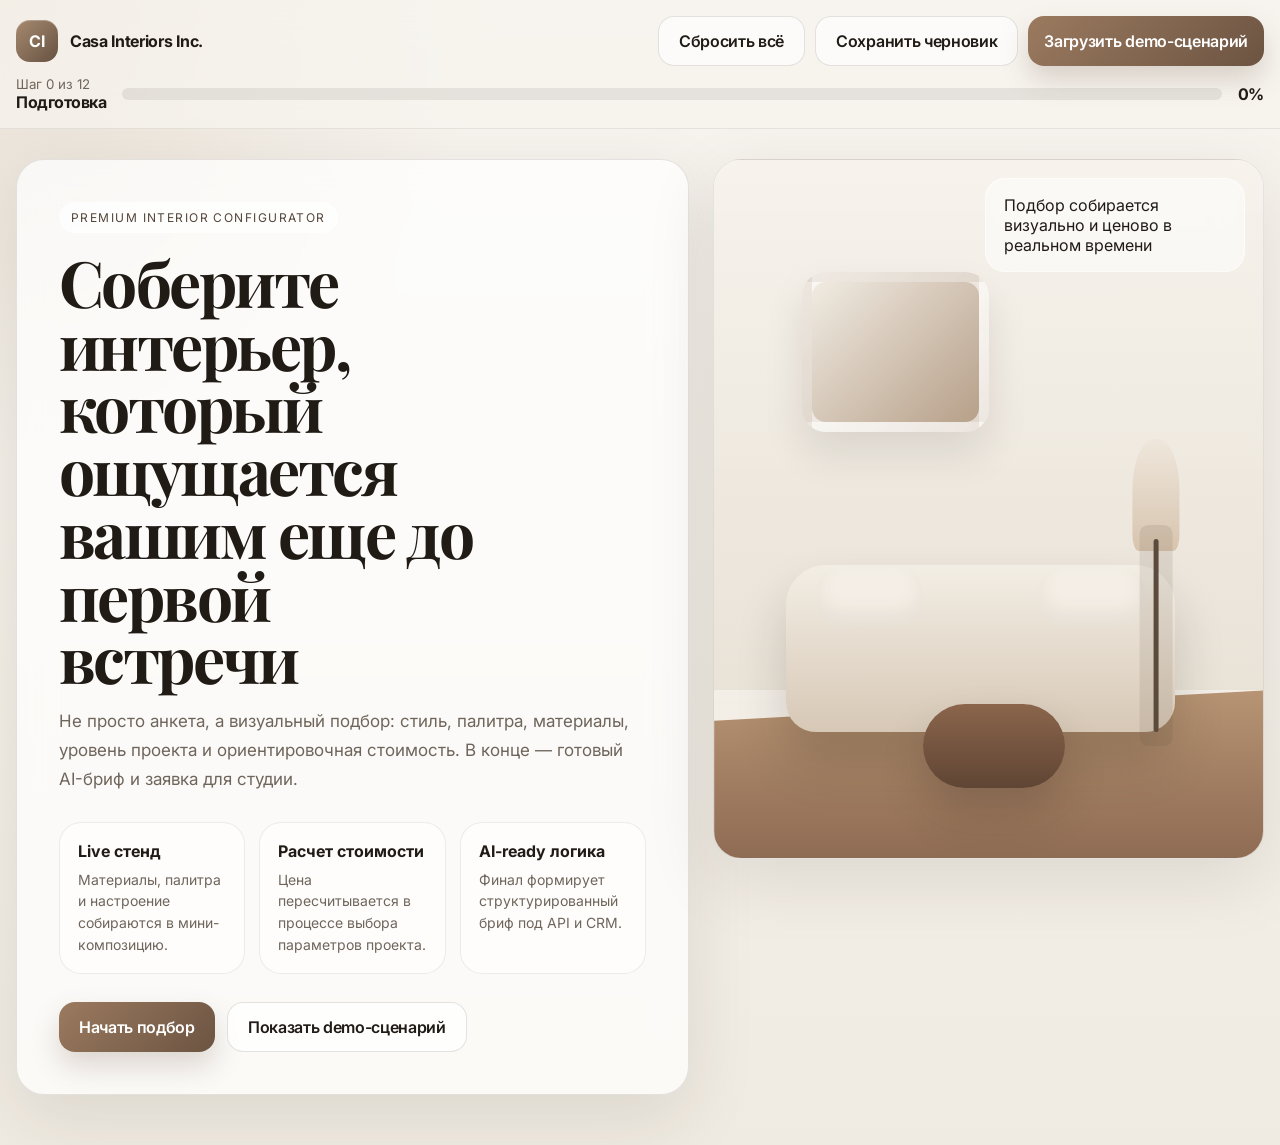
<file: constructor.html>
<!DOCTYPE html>
<html lang="ru">
  <head>
    <meta charset="UTF-8" />
    <meta name="viewport" content="width=device-width, initial-scale=1.0" />
    <title>Casa Interiors Configurator — Визуальный подбор интерьера</title>
    <meta name="description" content="Визуальный конфигуратор интерьера Casa Interiors Inc. с live preview, pricing engine и AI-ready брифом." />
    <link rel="preconnect" href="https://fonts.googleapis.com" />
    <link rel="preconnect" href="https://fonts.gstatic.com" crossorigin />
    <link href="https://fonts.googleapis.com/css2?family=Inter:wght@400;500;600;700;800&family=Playfair+Display:wght@600;700&display=swap" rel="stylesheet" />
    <link rel="stylesheet" href="constructor.css" />
  </head>
  <body>
    <header class="config-header">
      <div class="container header-inner">
        <a href="index.html" class="brand"><span>CI</span> Casa Interiors Inc.</a>
        <div class="header-actions">
          <button id="resetAllBtn" class="ghost-btn">Сбросить всё</button>
          <button id="saveDraftBtn" class="ghost-btn">Сохранить черновик</button>
          <button id="loadDemoBtn" class="primary-btn small">Загрузить demo-сценарий</button>
        </div>
      </div>
      <div class="progress-wrap container">
        <div>
          <small id="stepLabel">Шаг 0 из 12</small>
          <strong id="stepTitle">Подготовка</strong>
        </div>
        <div class="progress-outer"><div id="progressBar" class="progress-bar"></div></div>
        <strong id="progressPercent">0%</strong>
      </div>
    </header>

    <main class="container app-shell">
      <section class="intro-screen" id="introScreen">
        <div class="intro-copy panel">
          <p class="eyebrow">Premium interior configurator</p>
          <h1>Соберите интерьер, который ощущается вашим еще до первой встречи</h1>
          <p class="lead">Не просто анкета, а визуальный подбор: стиль, палитра, материалы, уровень проекта и ориентировочная стоимость. В конце — готовый AI-бриф и заявка для студии.</p>
          <div class="intro-points">
            <article><strong>Live стенд</strong><span>Материалы, палитра и настроение собираются в мини-композицию.</span></article>
            <article><strong>Расчет стоимости</strong><span>Цена пересчитывается в процессе выбора параметров проекта.</span></article>
            <article><strong>AI-ready логика</strong><span>Финал формирует структурированный бриф под API и CRM.</span></article>
          </div>
          <div class="intro-actions">
            <button id="startBtn" class="primary-btn">Начать подбор</button>
            <button id="startDemoBtn" class="ghost-btn">Показать demo-сценарий</button>
          </div>
        </div>
        <div class="intro-visual panel premium-scene">
          <div class="scene-wall"></div>
          <div class="scene-floor"></div>
          <div class="scene-art"></div>
          <div class="scene-sofa"></div>
          <div class="scene-table"></div>
          <div class="scene-lamp"></div>
          <div class="scene-note glass-note">Подбор собирается визуально и ценово в реальном времени</div>
        </div>
      </section>

      <section class="wizard hidden" id="wizardSection">
        <div class="wizard-main panel">
          <div id="stepContainer"></div>
          <div class="wizard-nav">
            <button id="prevBtn" class="ghost-btn">Назад</button>
            <button id="nextBtn" class="primary-btn">Далее</button>
          </div>
        </div>

        <aside class="summary-column">
          <section class="preview-card panel" id="previewCard"></section>
          <section class="price-card panel" id="priceCard"></section>
          <section class="summary-card panel" id="liveSummary"></section>
        </aside>
      </section>

      <section class="result-screen panel hidden" id="resultSection"></section>
    </main>

    <script src="constructor.js"></script>
  </body>
</html>
</file>
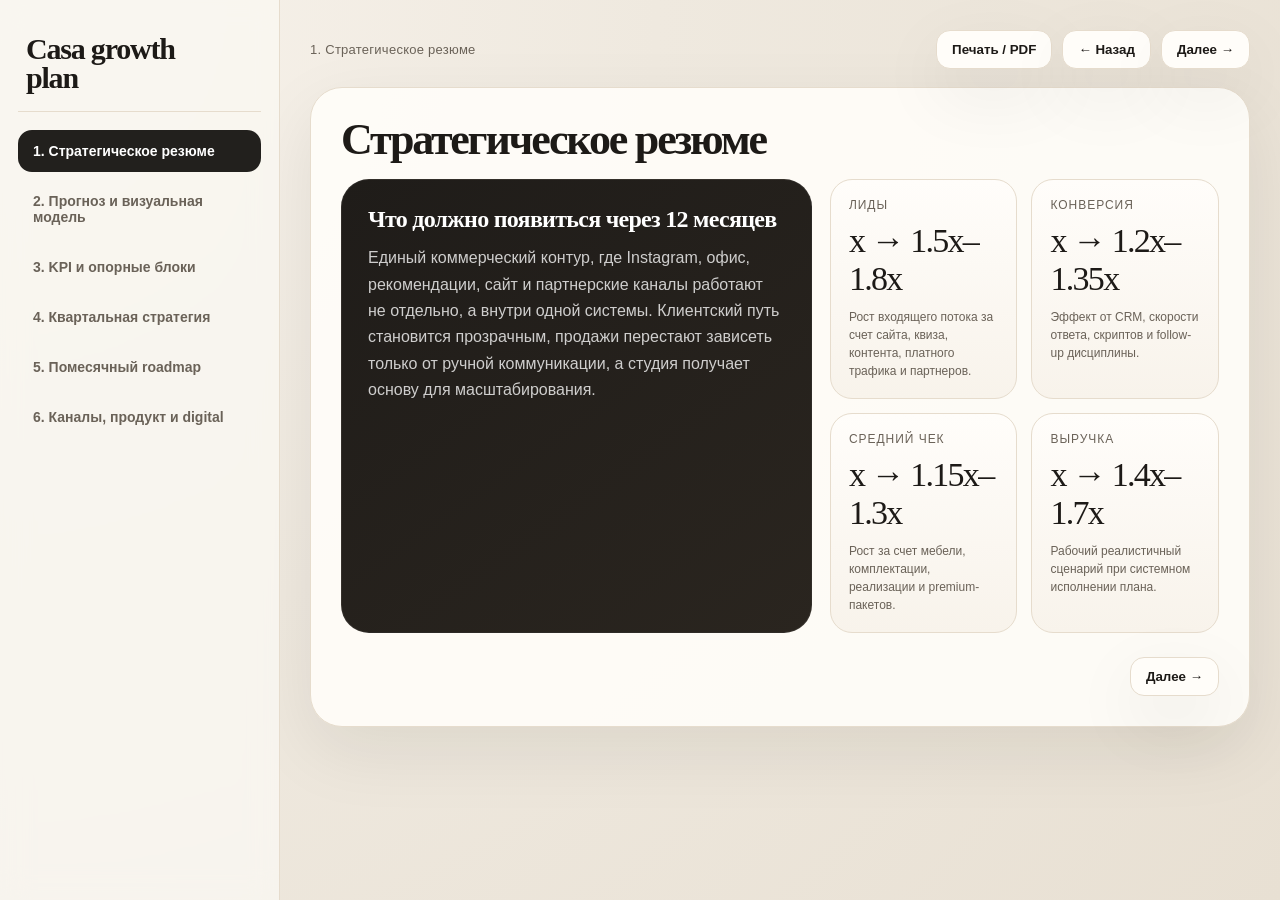
<file: premium.html>
<!DOCTYPE html>
<html lang="ru">
<head>
  <meta charset="UTF-8" />
  <meta name="viewport" content="width=device-width, initial-scale=1.0" />
  <title>Casa Style Growth Plan</title>
  <style>
    :root{
      --bg:#ece6dc;
      --paper:#faf7f1;
      --panel:#fffdf9;
      --line:#e6dccd;
      --text:#1d1a17;
      --muted:#6a6258;
      --accent:#b3916c;
      --accent-soft:#eee3d4;
      --dark:#22201d;
      --shadow:0 24px 70px rgba(28,22,16,.08);
      --radius:26px;
    }
    *{box-sizing:border-box}
    html,body{margin:0;padding:0}
    body{
      font-family: "Aptos","Segoe UI",Arial,sans-serif;
      background:
        radial-gradient(circle at top left,#f8f3ec 0%,#efe9df 42%,#e8e0d3 100%);
      color:var(--text);
    }
    h1,h2,h3,h4{
      font-family: Georgia, "Times New Roman", serif;
      font-weight:700;
    }
    .app{
      display:grid;
      grid-template-columns:280px 1fr;
      min-height:100vh;
    }
    .sidebar{
      position:sticky;
      top:0;
      height:100vh;
      overflow:auto;
      padding:26px 18px;
      background:rgba(250,247,241,.84);
      backdrop-filter:blur(14px);
      border-right:1px solid var(--line);
    }
    .brand{
      padding:8px 8px 18px;
      border-bottom:1px solid var(--line);
      margin-bottom:18px;
    }
    .brand h1{
      margin:0;
      font-size:30px;
      line-height:.98;
      letter-spacing:-.04em;
    }
    .brand p{
      margin:12px 0 0;
      font-size:13px;
      line-height:1.55;
      color:var(--muted);
      max-width:210px;
    }
    .nav{display:flex;flex-direction:column;gap:8px}
    .nav button{
      appearance:none;
      border:1px solid transparent;
      background:transparent;
      color:var(--muted);
      text-align:left;
      padding:12px 14px;
      border-radius:14px;
      cursor:pointer;
      font-size:14px;
      font-weight:600;
      transition:.2s ease;
    }
    .nav button:hover{
      border-color:var(--line);
      background:#f7f1e8;
      color:var(--text);
    }
    .nav button.active{
      background:var(--dark);
      color:#fff;
    }
    .main{
      padding:30px;
    }
    .toolbar{
      display:flex;
      justify-content:space-between;
      align-items:center;
      gap:16px;
      flex-wrap:wrap;
      margin-bottom:18px;
    }
    .crumb{
      color:var(--muted);
      font-size:13px;
      letter-spacing:.02em;
    }
    .actions{
      display:flex;
      gap:10px;
      flex-wrap:wrap;
    }
    .btn{
      appearance:none;
      border:1px solid var(--line);
      background:var(--panel);
      color:var(--text);
      padding:11px 15px;
      border-radius:14px;
      cursor:pointer;
      font-weight:600;
      box-shadow:var(--shadow);
    }
    .page{
      display:none;
      background:rgba(255,253,249,.92);
      border:1px solid var(--line);
      border-radius:32px;
      padding:30px;
      box-shadow:var(--shadow);
    }
    .page.active{display:block}
    h2{
      margin:0 0 10px;
      font-size:44px;
      line-height:.98;
      letter-spacing:-.05em;
    }
    h3{
      margin:26px 0 12px;
      font-size:24px;
      letter-spacing:-.03em;
    }
    h4{
      margin:0 0 8px;
      font-size:18px;
      letter-spacing:-.02em;
    }
    p{
      margin:0 0 12px;
      line-height:1.65;
    }
    .lead{
      color:var(--muted);
      max-width:920px;
      font-size:15px;
    }
    .hero{
      display:grid;
      grid-template-columns:1.15fr .95fr;
      gap:18px;
      margin-top:18px;
    }
    .hero-main{
      background:linear-gradient(145deg,#1f1c19,#2a251f);
      color:#fff;
      border-radius:28px;
      padding:26px;
      border:1px solid rgba(255,255,255,.06);
    }
    .hero-main p{color:rgba(255,255,255,.78)}
    .hero-side{
      display:grid;
      grid-template-columns:repeat(2,1fr);
      gap:14px;
    }
    .stat{
      background:linear-gradient(180deg,#fffdfa 0%,#f8f3eb 100%);
      border:1px solid var(--line);
      border-radius:22px;
      padding:18px;
    }
    .stat .label{
      color:var(--muted);
      font-size:12px;
      text-transform:uppercase;
      letter-spacing:.08em;
    }
    .stat .value{
      margin-top:10px;
      font-size:34px;
      font-family:Georgia, "Times New Roman", serif;
      letter-spacing:-.05em;
    }
    .stat .note{
      margin-top:10px;
      font-size:12px;
      color:var(--muted);
      line-height:1.5;
    }
    .grid-2,.grid-3,.grid-4{
      display:grid;
      gap:16px;
    }
    .grid-2{grid-template-columns:repeat(2,1fr)}
    .grid-3{grid-template-columns:repeat(3,1fr)}
    .grid-4{grid-template-columns:repeat(4,1fr)}
    .card{
      background:linear-gradient(180deg,#fffdf9,#faf6ef);
      border:1px solid var(--line);
      border-radius:24px;
      padding:20px;
    }
    .mini{
      font-size:13px;
      color:var(--muted);
      line-height:1.6;
    }
    .pill{
      display:inline-block;
      padding:6px 10px;
      border-radius:999px;
      background:var(--accent-soft);
      color:var(--text);
      font-size:11px;
      font-weight:700;
      letter-spacing:.04em;
      text-transform:uppercase;
    }
    .table-wrap{
      overflow:auto;
      border:1px solid var(--line);
      border-radius:22px;
      background:#fff;
    }
    table{
      width:100%;
      border-collapse:collapse;
    }
    th,td{
      padding:15px 14px;
      text-align:left;
      vertical-align:top;
      border-bottom:1px solid var(--line);
      font-size:13px;
      line-height:1.55;
    }
    th{
      background:#faf5ed;
      font-size:12px;
      text-transform:uppercase;
      letter-spacing:.05em;
    }
    tr:last-child td{border-bottom:none}
    .timeline{
      display:grid;
      grid-template-columns:repeat(4,1fr);
      gap:14px;
    }
    .quarter{
      background:linear-gradient(180deg,#fffdf9,#faf6ef);
      border:1px solid var(--line);
      border-radius:24px;
      padding:20px;
    }
    .quarter .q{
      font-size:12px;
      color:var(--muted);
      text-transform:uppercase;
      letter-spacing:.08em;
      margin-bottom:10px;
      font-weight:700;
    }
    .month{
      background:linear-gradient(180deg,#fffdf9,#faf7f1);
      border:1px solid var(--line);
      border-radius:24px;
      padding:18px;
      margin-bottom:14px;
    }
    .month-head{
      display:flex;
      justify-content:space-between;
      gap:12px;
      align-items:flex-start;
      flex-wrap:wrap;
      margin-bottom:12px;
    }
    .week-list{
      display:grid;
      grid-template-columns:repeat(2,1fr);
      gap:12px;
    }
    .week{
      border:1px solid var(--line);
      border-radius:18px;
      background:#fbf8f2;
      padding:14px;
      line-height:1.58;
      font-size:14px;
    }
    .week strong{
      display:block;
      margin-bottom:8px;
      font-family:Georgia, "Times New Roman", serif;
      font-size:17px;
    }
    .compare-grid{
      display:grid;
      grid-template-columns:1fr 1fr;
      gap:16px;
      margin-top:18px;
    }
    .compare-box{
      border:1px solid var(--line);
      border-radius:24px;
      padding:20px;
      background:linear-gradient(180deg,#fffdf9,#faf6ef);
    }
    .x-metric{
      display:flex;
      justify-content:space-between;
      align-items:flex-end;
      gap:10px;
      padding:12px 0;
      border-bottom:1px solid var(--line);
    }
    .x-metric:last-child{border-bottom:none}
    .x-metric .name{
      font-size:13px;
      color:var(--muted);
    }
    .x-metric .formula{
      font-family:Georgia, "Times New Roman", serif;
      font-size:22px;
      letter-spacing:-.03em;
    }
    .chart-card{
      margin-top:18px;
      background:linear-gradient(180deg,#fffdf9,#faf6ef);
      border:1px solid var(--line);
      border-radius:26px;
      padding:22px;
    }
    .bars{
      display:flex;
      gap:14px;
      align-items:flex-end;
      height:260px;
      padding-top:12px;
    }
    .group{
      flex:1;
      display:flex;
      flex-direction:column;
      align-items:center;
      gap:10px;
      min-width:0;
    }
    .pair{
      width:100%;
      height:200px;
      display:flex;
      align-items:flex-end;
      justify-content:center;
      gap:10px;
    }
    .bar{
      width:42%;
      border-radius:16px 16px 0 0;
      min-height:12px;
      position:relative;
    }
    .bar.base{
      background:#e5dbcc;
      border:1px solid #d9ccb8;
    }
    .bar.future{
      background:linear-gradient(180deg,#d1b28f,#b3916c);
    }
    .bar span{
      position:absolute;
      top:-28px;
      left:50%;
      transform:translateX(-50%);
      font-size:12px;
      font-weight:700;
      white-space:nowrap;
    }
    .bar-label{
      font-size:12px;
      color:var(--muted);
      text-align:center;
      line-height:1.45;
    }
    .legend{
      display:flex;
      gap:18px;
      font-size:12px;
      color:var(--muted);
      margin-top:10px;
    }
    .legend .item::before{
      content:"";
      display:inline-block;
      width:10px;
      height:10px;
      border-radius:3px;
      margin-right:8px;
      vertical-align:middle;
    }
    .legend .base::before{
      background:#e5dbcc;
      border:1px solid #d9ccb8;
    }
    .legend .future::before{
      background:#b3916c;
    }
    .footer-nav{
      display:flex;
      justify-content:space-between;
      gap:12px;
      margin-top:24px;
    }
    .small{
      font-size:12px;
      color:var(--muted);
    }
    @media (max-width:1150px){
      .app{grid-template-columns:1fr}
      .sidebar{
        position:relative;
        height:auto;
        border-right:none;
        border-bottom:1px solid var(--line);
      }
      .main{padding:18px}
      .page{padding:20px}
      .hero,.grid-2,.grid-3,.grid-4,.timeline,.week-list,.compare-grid{
        grid-template-columns:1fr;
      }
      h2{font-size:34px}
    }
    @media print{
      .sidebar,.toolbar,.footer-nav{display:none !important}
      .app{display:block}
      body{background:#fff}
      .main{padding:0}
      .page{
        display:block !important;
        border:none;
        box-shadow:none;
        padding:0;
        margin:0 0 24px;
        background:#fff;
      }
    }
  </style>
</head>
<body>
  <div class="app">
    <aside class="sidebar">
      <div class="brand">
        <h1>Casa growth<br>plan</h1>
      </div>
      <div class="nav" id="nav"></div>
    </aside>

    <main class="main">
      <div class="toolbar">
        <div class="crumb" id="crumb">Раздел 1</div>
        <div class="actions">
          <button class="btn" onclick="window.print()">Печать / PDF</button>
          <button class="btn" id="prevTop">← Назад</button>
          <button class="btn" id="nextTop">Далее →</button>
        </div>
      </div>

      <section class="page active" data-title="1. Стратегическое резюме">
        <h2>Стратегическое резюме</h2>
        

        <div class="hero">
          <div class="hero-main">
            <h3 style="margin-top:0;color:#fff">Что должно появиться через 12 месяцев</h3>
            <p>Единый коммерческий контур, где Instagram, офис, рекомендации, сайт и партнерские каналы работают не отдельно, а внутри одной системы. Клиентский путь становится прозрачным, продажи перестают зависеть только от ручной коммуникации, а студия получает основу для масштабирования.</p>
          </div>
          <div class="hero-side">
            <div class="stat">
              <div class="label">Лиды</div>
              <div class="value">x → 1.5x–1.8x</div>
              <div class="note">Рост входящего потока за счет сайта, квиза, контента, платного трафика и партнеров.</div>
            </div>
            <div class="stat">
              <div class="label">Конверсия</div>
              <div class="value">x → 1.2x–1.35x</div>
              <div class="note">Эффект от CRM, скорости ответа, скриптов и follow-up дисциплины.</div>
            </div>
            <div class="stat">
              <div class="label">Средний чек</div>
              <div class="value">x → 1.15x–1.3x</div>
              <div class="note">Рост за счет мебели, комплектации, реализации и premium-пакетов.</div>
            </div>
            <div class="stat">
              <div class="label">Выручка</div>
              <div class="value">x → 1.4x–1.7x</div>
              <div class="note">Рабочий реалистичный сценарий при системном исполнении плана.</div>
            </div>
          </div>
        </div>

        <div class="footer-nav">
          <span class="small"></span>
          <button class="btn nextBtn">Далее →</button>
        </div>
      </section>

      <section class="page" data-title="2. Прогноз и визуальная модель">
        <h2>Прогноз и визуальная модель</h2>
        

        <div class="compare-grid">
          <div class="compare-box">
            <h3 style="margin-top:0">Рабочий сценарий</h3>
            <div class="x-metric">
              <div class="name">Лиды</div>
              <div class="formula">x × 1.5–1.8</div>
            </div>
            <div class="x-metric">
              <div class="name">Конверсия в договор</div>
              <div class="formula">x × 1.2–1.35</div>
            </div>
            <div class="x-metric">
              <div class="name">Средний чек</div>
              <div class="formula">x × 1.15–1.3</div>
            </div>
            <div class="x-metric">
              <div class="name">Итоговая выручка</div>
              <div class="formula">x × 1.4–1.7</div>
            </div>
          </div>

          <div class="compare-box">
            <h3 style="margin-top:0">Источники эффекта</h3>
            <div class="x-metric">
              <div class="name">Новый входящий поток</div>
              <div class="formula">site + quiz + paid + partners</div>
            </div>
            <div class="x-metric">
              <div class="name">Выше конверсия</div>
              <div class="formula">CRM + SLA + scripts + follow-up</div>
            </div>
            <div class="x-metric">
              <div class="name">Больше чек</div>
              <div class="formula">furniture + turnkey + premium</div>
            </div>
            <div class="x-metric">
              <div class="name">Новый premium-слой</div>
              <div class="formula">smart home pilot</div>
            </div>
          </div>
        </div>

        <div class="chart-card">
          <h3 style="margin-top:0">Сравнение модели роста</h3>
          <div class="bars" id="bars"></div>
          <div class="legend">
            <span class="item base">Текущая база</span>
            <span class="item future">Целевой уровень</span>
          </div>
        </div>

        <div class="footer-nav">
          <button class="btn prevBtn">← Назад</button>
          <button class="btn nextBtn">Далее →</button>
        </div>
      </section>

      <section class="page" data-title="3. KPI и опорные блоки">
        <h2>KPI и опорные блоки</h2>
        <p class="lead">Управление строится на трех блоках: поток, конверсия, экономика сделки. Контроль идет по неделе, месяцу и кварталу.</p>

        <div class="table-wrap">
          <table>
            <thead>
              <tr>
                <th>Блок</th>
                <th>Ключевые метрики</th>
                <th>Зачем это нужно</th>
                <th>Частота контроля</th>
              </tr>
            </thead>
            <tbody>
              <tr>
                <td>Поток</td>
                <td>Количество лидов, источники, доля каналов, стоимость входящего обращения</td>
                <td>Понимать, где появляется рост и какие каналы масштабировать</td>
                <td>Неделя / месяц</td>
              </tr>
              <tr>
                <td>Конверсия</td>
                <td>Скорость ответа, лид → консультация, консультация → КП, КП → договор</td>
                <td>Убирать потери на каждом этапе сделки</td>
                <td>Ежедневно / неделя</td>
              </tr>
              <tr>
                <td>Чек</td>
                <td>Средний чек, доля upsell, мебель, комплектация, реализация, premium-пакеты</td>
                <td>Растить выручку без зависимости только от количества лидов</td>
                <td>Месяц / квартал</td>
              </tr>
            </tbody>
          </table>
        </div>

        <div class="grid-3" style="margin-top:18px">
          <div class="card">
            <h4>Поток</h4>
            <p class="mini">Instagram, сайт, квиз, рекомендации, партнеры и рекламные тесты должны работать как единая система.</p>
          </div>
          <div class="card">
            <h4>Конверсия</h4>
            <p class="mini">Нужны строгая CRM-дисциплина, понятная воронка, скорость реакции и повторные касания.</p>
          </div>
          <div class="card">
            <h4>Чек</h4>
            <p class="mini">Растет за счет пакетной продажи, мебели, комплектации, реализации и premium-решений.</p>
          </div>
        </div>

        <div class="footer-nav">
          <button class="btn prevBtn">← Назад</button>
          <button class="btn nextBtn">Далее →</button>
        </div>
      </section>

      <section class="page" data-title="4. Квартальная стратегия">
        <h2>Квартальная стратегия</h2>
        <p class="lead">Последовательность важнее скорости. Сначала фундамент, затем рост потока, затем рост экономики сделки, затем закрепление и premium-экспансия.</p>

        <div class="timeline">
          <div class="quarter">
            <div class="q">Q1</div>
            <h4>Фундамент</h4>
            <p class="mini">Аудит, CRM, воронка, базовая аналитика, упаковка услуг.</p>
          </div>
          <div class="quarter">
            <div class="q">Q2</div>
            <h4>Поток</h4>
            <p class="mini">Сайт, квиз, кейсы, трафик, улучшение первичной обработки.</p>
          </div>
          <div class="quarter">
            <div class="q">Q3</div>
            <h4>Чек</h4>
            <p class="mini">Пакеты, мебель, комплектация, партнерская сеть, конструктор MVP.</p>
          </div>
          <div class="quarter">
            <div class="q">Q4</div>
            <h4>Закрепление</h4>
            <p class="mini">SOP, автоматизация, smart home pilot, итоговый аудит.</p>
          </div>
        </div>

        <div class="table-wrap" style="margin-top:18px">
          <table>
            <thead>
              <tr>
                <th>Квартал</th>
                <th>Фокус</th>
                <th>Что должно быть на выходе</th>
              </tr>
            </thead>
            <tbody>
              <tr>
                <td>Q1</td>
                <td>Управляемость</td>
                <td>Все лиды учитываются, этапы сделки прозрачны, есть базовая отчетность.</td>
              </tr>
              <tr>
                <td>Q2</td>
                <td>Новый спрос</td>
                <td>Запущены цифровые точки входа и понятна сравнительная эффективность каналов.</td>
              </tr>
              <tr>
                <td>Q3</td>
                <td>Экономика сделки</td>
                <td>Растет средний чек и доля комплексных продаж внутри текущего потока.</td>
              </tr>
              <tr>
                <td>Q4</td>
                <td>Масштаб</td>
                <td>Система менее зависима от ручного управления и готова к следующему циклу роста.</td>
              </tr>
            </tbody>
          </table>
        </div>

        <div class="footer-nav">
          <button class="btn prevBtn">← Назад</button>
          <button class="btn nextBtn">Далее →</button>
        </div>
      </section>

      <section class="page" data-title="5. Помесячный roadmap">
        <h2>Помесячный roadmap</h2>
        

        <div class="month">
          <div class="month-head">
            <h3 style="margin:0">Месяц 1. Аудит</h3>
            <span class="pill">Диагностика</span>
          </div>
          <div class="week-list">
            <div class="week"><strong>Неделя 1</strong>Карта клиентского пути и источников лидов.</div>
            <div class="week"><strong>Неделя 2</strong>Аудит Instagram, офиса, сайта и коммерческих материалов.</div>
            <div class="week"><strong>Неделя 3</strong>Сбор данных по заявкам, встречам, договорам и отказам.</div>
            <div class="week"><strong>Неделя 4</strong>Список точек потерь и быстрых исправлений.</div>
          </div>
        </div>

        <div class="month">
          <div class="month-head">
            <h3 style="margin:0">Месяц 2. CRM</h3>
            <span class="pill">Коммерческий контур</span>
          </div>
          <div class="week-list">
            <div class="week"><strong>Неделя 1</strong>Поля CRM и единая карточка лида.</div>
            <div class="week"><strong>Неделя 2</strong>Воронка сделки и обязательные статусы.</div>
            <div class="week"><strong>Неделя 3</strong>Скрипты первого касания и follow-up.</div>
            <div class="week"><strong>Неделя 4</strong>Первый отчет и запуск дисциплины.</div>
          </div>
        </div>

        <div class="month">
          <div class="month-head">
            <h3 style="margin:0">Месяц 3. Упаковка</h3>
            <span class="pill">Оффер и сайт</span>
          </div>
          <div class="week-list">
            <div class="week"><strong>Неделя 1</strong>Продуктовая матрица.</div>
            <div class="week"><strong>Неделя 2</strong>Офферы по сегментам и пакетам.</div>
            <div class="week"><strong>Неделя 3</strong>Структура сайта и digital-пути клиента.</div>
            <div class="week"><strong>Неделя 4</strong>ТЗ на сайт, квиз и аналитику.</div>
          </div>
        </div>

        <div class="month">
          <div class="month-head">
            <h3 style="margin:0">Месяц 4. Контент</h3>
            <span class="pill">Кейсы</span>
          </div>
          <div class="week-list">
            <div class="week"><strong>Неделя 1</strong>Упаковка лучших кейсов.</div>
            <div class="week"><strong>Неделя 2</strong>Контентные рубрики и визуальный сценарий.</div>
            <div class="week"><strong>Неделя 3</strong>Лид-магниты и экспертные материалы.</div>
            <div class="week"><strong>Неделя 4</strong>Контент-воронка с переходом в заявку.</div>
          </div>
        </div>

        <div class="month">
          <div class="month-head">
            <h3 style="margin:0">Месяц 5. Трафик</h3>
            <span class="pill">Тестирование каналов</span>
          </div>
          <div class="week-list">
            <div class="week"><strong>Неделя 1</strong>Лид-формы, трафик на сайт и квиз.</div>
            <div class="week"><strong>Неделя 2</strong>Тест офферов по сегментам.</div>
            <div class="week"><strong>Неделя 3</strong>A/B тест креативов и страниц.</div>
            <div class="week"><strong>Неделя 4</strong>Перераспределение бюджета в сильные связки.</div>
          </div>
        </div>

        <div class="month">
          <div class="month-head">
            <h3 style="margin:0">Месяц 6. Конверсия</h3>
            <span class="pill">Sales discipline</span>
          </div>
          <div class="week-list">
            <div class="week"><strong>Неделя 1</strong>Разбор переписок, звонков и встреч.</div>
            <div class="week"><strong>Неделя 2</strong>Daily и weekly отчетность.</div>
            <div class="week"><strong>Неделя 3</strong>Обучение ценностной продаже.</div>
            <div class="week"><strong>Неделя 4</strong>Запуск регулярного review.</div>
          </div>
        </div>

        <div class="month">
          <div class="month-head">
            <h3 style="margin:0">Месяц 7. Средний чек</h3>
            <span class="pill">Package logic</span>
          </div>
          <div class="week-list">
            <div class="week"><strong>Неделя 1</strong>Пакеты Light, Business, Premium.</div>
            <div class="week"><strong>Неделя 2</strong>Встройка мебели и комплектации.</div>
            <div class="week"><strong>Неделя 3</strong>Комплексные предложения.</div>
            <div class="week"><strong>Неделя 4</strong>Обновление коммерческих материалов.</div>
          </div>
        </div>

        <div class="month">
          <div class="month-head">
            <h3 style="margin:0">Месяц 8. Партнеры</h3>
            <span class="pill">Referral system</span>
          </div>
          <div class="week-list">
            <div class="week"><strong>Неделя 1</strong>Карта партнеров и приоритетов.</div>
            <div class="week"><strong>Неделя 2</strong>Партнерское предложение.</div>
            <div class="week"><strong>Неделя 3</strong>Запуск первых связок.</div>
            <div class="week"><strong>Неделя 4</strong>Оценка качества партнерских лидов.</div>
          </div>
        </div>

        <div class="month">
          <div class="month-head">
            <h3 style="margin:0">Месяц 9. Конструктор</h3>
            <span class="pill">MVP digital</span>
          </div>
          <div class="week-list">
            <div class="week"><strong>Неделя 1</strong>UX-сценарий и параметры выбора.</div>
            <div class="week"><strong>Неделя 2</strong>Логика рекомендаций и стили.</div>
            <div class="week"><strong>Неделя 3</strong>Интеграция с CRM.</div>
            <div class="week"><strong>Неделя 4</strong>Тестирование и доработка.</div>
          </div>
        </div>

        <div class="month">
          <div class="month-head">
            <h3 style="margin:0">Месяц 10. Smart home</h3>
            <span class="pill">Premium pilot</span>
          </div>
          <div class="week-list">
            <div class="week"><strong>Неделя 1</strong>Партнер-интегратор.</div>
            <div class="week"><strong>Неделя 2</strong>Упаковка smart-пакетов.</div>
            <div class="week"><strong>Неделя 3</strong>Встройка в оффер студии.</div>
            <div class="week"><strong>Неделя 4</strong>Первые пилотные проекты.</div>
          </div>
        </div>

        <div class="month">
          <div class="month-head">
            <h3 style="margin:0">Месяц 11. Автоматизация</h3>
            <span class="pill">SOP</span>
          </div>
          <div class="week-list">
            <div class="week"><strong>Неделя 1</strong>Уведомления, автоответы, задачи.</div>
            <div class="week"><strong>Неделя 2</strong>Шаблоны брифа, КП и договора.</div>
            <div class="week"><strong>Неделя 3</strong>SOP по сделке и передаче проекта.</div>
            <div class="week"><strong>Неделя 4</strong>База знаний и контроль исполнения.</div>
          </div>
        </div>

        <div class="month">
          <div class="month-head">
            <h3 style="margin:0">Месяц 12. Итог</h3>
            <span class="pill">Audit</span>
          </div>
          <div class="week-list">
            <div class="week"><strong>Неделя 1</strong>Сравнение годовых показателей.</div>
            <div class="week"><strong>Неделя 2</strong>Что усиливать, что убирать.</div>
            <div class="week"><strong>Неделя 3</strong>План следующего цикла роста.</div>
            <div class="week"><strong>Неделя 4</strong>Финальная презентация собственнику.</div>
          </div>
        </div>

        <div class="footer-nav">
          <button class="btn prevBtn">← Назад</button>
          <button class="btn nextBtn">Далее →</button>
        </div>
      </section>

      <section class="page" data-title="6. Каналы, продукт и digital">
        <h2>Каналы, продукт и digital</h2>
        <p class="lead">Вся система роста должна собираться вокруг трех вещей: каналы входа, логика продажи и новая digital-инфраструктура.</p>

        <div class="grid-3">
          <div class="card">
            <h4>Каналы</h4>
            <p class="mini">Instagram, рекомендации, офис, сайт, квиз, партнеры и тестируемый paid social. Ни один канал не должен существовать отдельно от CRM.</p>
          </div>
          <div class="card">
            <h4>Продукт</h4>
            <p class="mini">Пакеты услуг, мебель, комплектация, реализация и premium-уровень через smart home. Это база для роста среднего чека.</p>
          </div>
          <div class="card">
            <h4>Digital</h4>
            <p class="mini">Сайт, квиз, конструктор, аналитический дашборд, автоматизации и единая воронка.</p>
          </div>
        </div>

        <div class="table-wrap" style="margin-top:18px">
          <table>
            <thead>
              <tr>
                <th>Блок</th>
                <th>Что внедряется</th>
                <th>Ожидаемый эффект</th>
              </tr>
            </thead>
            <tbody>
              <tr>
                <td>Сайт + квиз</td>
                <td>Цифровая точка входа и первичная квалификация</td>
                <td>Более структурированный и теплый лид</td>
              </tr>
              <tr>
                <td>CRM + дашборд</td>
                <td>Сделка и аналитика внутри одной системы</td>
                <td>Прозрачный контроль и меньше потерь</td>
              </tr>
              <tr>
                <td>Конструктор</td>
                <td>MVP инструмента подбора стиля, бюджета и пакета</td>
                <td>Современный пользовательский опыт и рост конверсии</td>
              </tr>
              <tr>
                <td>Мебельный цех</td>
                <td>Встройка в основное коммерческое предложение</td>
                <td>Рост среднего чека и маржи</td>
              </tr>
              <tr>
                <td>Smart home</td>
                <td>Пилотный premium-слой через партнера</td>
                <td>Новый дорогой сегмент внутри текущего бизнеса</td>
              </tr>
            </tbody>
          </table>
        </div>

        <div class="footer-nav">
          <button class="btn prevBtn">← Назад</button>
          <span class="small">Конец документа</span>
        </div>
      </section>
    </main>
  </div>

  <script>
    const pages = Array.from(document.querySelectorAll('.page'));
    const nav = document.getElementById('nav');
    const crumb = document.getElementById('crumb');
    const prevTop = document.getElementById('prevTop');
    const nextTop = document.getElementById('nextTop');
    let current = 0;

    pages.forEach((page, idx) => {
      const btn = document.createElement('button');
      btn.textContent = page.dataset.title;
      btn.addEventListener('click', () => goTo(idx));
      nav.appendChild(btn);
    });

    function refresh(){
      pages.forEach((p,i)=>p.classList.toggle('active', i===current));
      Array.from(nav.children).forEach((b,i)=>b.classList.toggle('active', i===current));
      crumb.textContent = pages[current].dataset.title;
      prevTop.disabled = current===0;
      nextTop.disabled = current===pages.length-1;
      document.querySelectorAll('.prevBtn').forEach(btn => btn.onclick = ()=>goTo(Math.max(0,current-1)));
      document.querySelectorAll('.nextBtn').forEach(btn => btn.onclick = ()=>goTo(Math.min(pages.length-1,current+1)));
      window.scrollTo({top:0,behavior:'smooth'});
    }
    function goTo(index){ current=index; refresh(); }
    prevTop.addEventListener('click', ()=>goTo(Math.max(0,current-1)));
    nextTop.addEventListener('click', ()=>goTo(Math.min(pages.length-1,current+1)));

    const data = [
      {label:'Лиды', base:1.0, future:1.65, baseText:'x', futureText:'1.65x'},
      {label:'Конверсия', base:1.0, future:1.28, baseText:'x', futureText:'1.28x'},
      {label:'Средний чек', base:1.0, future:1.22, baseText:'x', futureText:'1.22x'},
      {label:'Выручка', base:1.0, future:1.55, baseText:'x', futureText:'1.55x'}
    ];
    const max = Math.max(...data.map(d=>d.future));
    const bars = document.getElementById('bars');
    bars.innerHTML = data.map(d => `
      <div class="group">
        <div class="pair">
          <div class="bar base" style="height:${(d.base/max)*100}%"><span>${d.baseText}</span></div>
          <div class="bar future" style="height:${(d.future/max)*100}%"><span>${d.futureText}</span></div>
        </div>
        <div class="bar-label">${d.label}</div>
      </div>
    `).join('');

    refresh();
  </script>
</body>
</html>
</file>
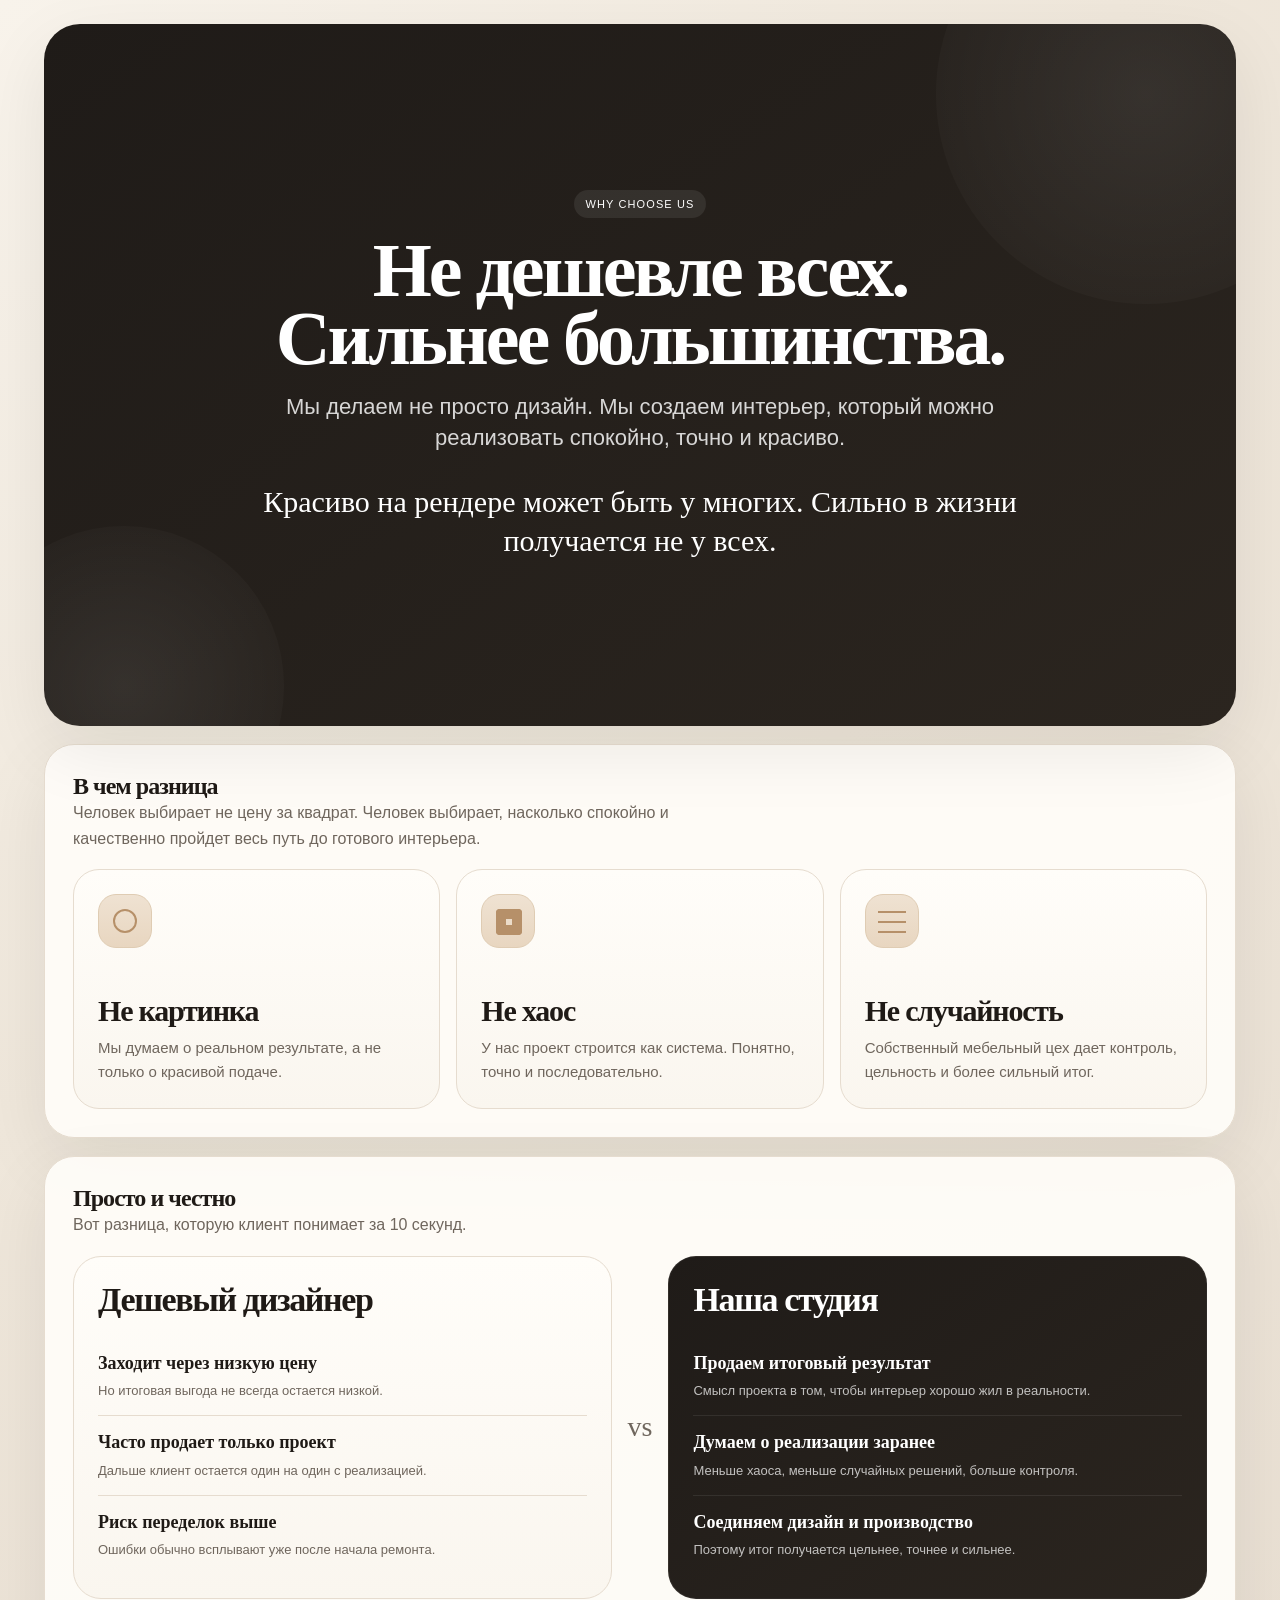
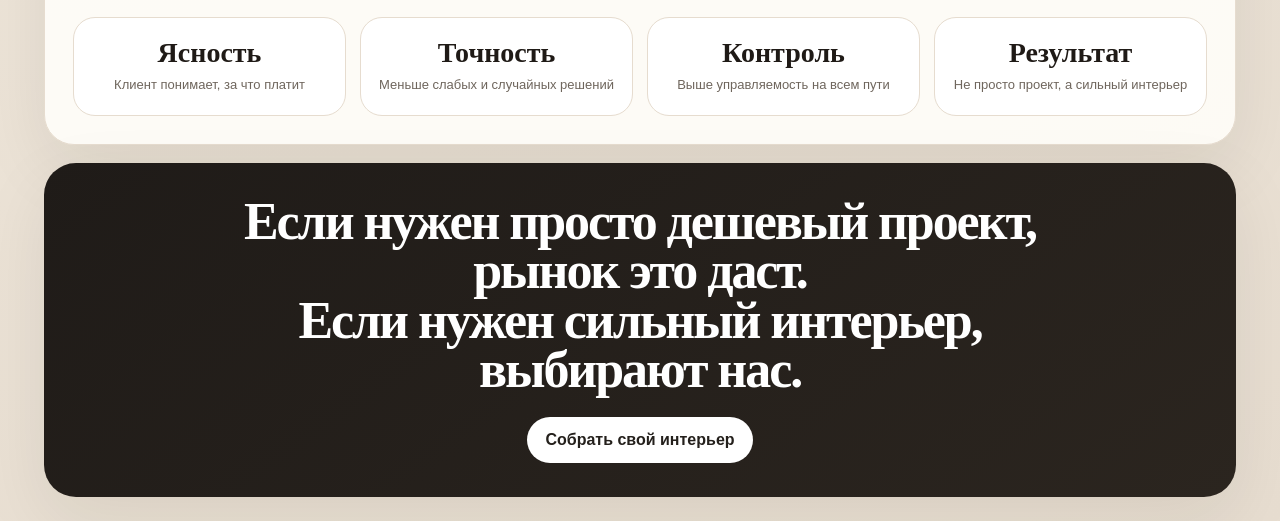
<file: why.html>
<!DOCTYPE html>
<html lang="ru">
<head>
  <meta charset="UTF-8" />
  <meta name="viewport" content="width=device-width, initial-scale=1.0" />
  <title>Почему выбирают нас</title>
  <style>
    :root{
      --bg:#efe7db;
      --panel:#fffdf9;
      --line:#e6dccf;
      --text:#1f1a16;
      --muted:#6f665d;
      --accent:#b69069;
      --accent-soft:#efe2d2;
      --dark:#24201c;
      --shadow:0 24px 70px rgba(30,23,17,.08);
    }
    *{box-sizing:border-box}
    html,body{margin:0;padding:0}
    body{
      font-family:"Aptos","Segoe UI",Arial,sans-serif;
      color:var(--text);
      background:radial-gradient(circle at top left,#f8f3eb 0%,#efe7db 45%,#e7ddd0 100%);
    }
    h1,h2,h3{
      font-family:Georgia,"Times New Roman",serif;
      margin:0;
      letter-spacing:-.04em;
      font-weight:700;
    }
    .wrap{max-width:1240px;margin:0 auto;padding:24px}
    .hero{
      min-height:78vh;
      display:grid;
      place-items:center;
      text-align:center;
      padding:40px 24px;
      background:linear-gradient(145deg,#1f1b18,#2b251f);
      color:#fff;
      border-radius:36px;
      box-shadow:var(--shadow);
      position:relative;
      overflow:hidden;
    }
    .hero:before,.hero:after{
      content:"";
      position:absolute;
      border-radius:50%;
      background:radial-gradient(circle,rgba(255,255,255,.08),rgba(255,255,255,0));
    }
    .hero:before{width:420px;height:420px;top:-140px;right:-120px}
    .hero:after{width:320px;height:320px;bottom:-120px;left:-80px}
    .eyebrow{
      display:inline-block;
      padding:8px 12px;
      border-radius:999px;
      background:rgba(255,255,255,.08);
      font-size:11px;
      text-transform:uppercase;
      letter-spacing:.1em;
      margin-bottom:18px;
    }
    .hero h1{
      font-size:76px;
      line-height:.9;
      max-width:900px;
    }
    .hero p{
      margin:18px auto 0;
      max-width:720px;
      font-size:22px;
      line-height:1.45;
      color:rgba(255,255,255,.82);
    }
    .statement{
      margin:28px auto 0;
      max-width:780px;
      font-family:Georgia,"Times New Roman",serif;
      font-size:30px;
      line-height:1.3;
    }
    .section{
      margin-top:18px;
      background:rgba(255,253,249,.92);
      border:1px solid var(--line);
      border-radius:30px;
      box-shadow:var(--shadow);
      padding:28px;
    }
    .section-head{
      display:flex;
      justify-content:space-between;
      gap:16px;
      align-items:end;
      flex-wrap:wrap;
      margin-bottom:18px;
    }
    .section-head p{
      margin:0;
      color:var(--muted);
      max-width:680px;
      line-height:1.6;
    }
    .grid-3,.grid-2{
      display:grid;
      gap:16px;
    }
    .grid-3{grid-template-columns:repeat(3,1fr)}
    .grid-2{grid-template-columns:repeat(2,1fr)}
    .card{
      background:linear-gradient(180deg,#fffdf9,#faf6ef);
      border:1px solid var(--line);
      border-radius:26px;
      padding:24px;
      min-height:240px;
      display:flex;
      flex-direction:column;
      justify-content:space-between;
    }
    .icon{
      width:54px;height:54px;border-radius:18px;
      background:linear-gradient(180deg,var(--accent-soft),#e8d6c0);
      border:1px solid #dfccb3;
      position:relative;
    }
    .icon.circle:before{
      content:"";
      position:absolute;inset:14px;
      border-radius:50%;
      border:2px solid var(--accent);
    }
    .icon.grid:before,.icon.grid:after{
      content:"";position:absolute;background:var(--accent);border-radius:4px;
    }
    .icon.grid:before{width:26px;height:10px;left:14px;top:14px;box-shadow:0 16px 0 var(--accent)}
    .icon.grid:after{width:10px;height:26px;left:14px;top:14px;box-shadow:16px 0 0 var(--accent)}
    .icon.line:before{
      content:"";position:absolute;left:12px;right:12px;top:26px;height:2px;background:var(--accent);
      box-shadow:0 -10px 0 var(--accent), 0 10px 0 var(--accent);
    }
    .card h3{font-size:30px;line-height:1}
    .card p{margin:10px 0 0;color:var(--muted);font-size:15px;line-height:1.6}
    .compare{
      display:grid;
      grid-template-columns:1fr auto 1fr;
      gap:16px;
      align-items:stretch;
    }
    .compare-box{
      border:1px solid var(--line);
      border-radius:28px;
      padding:24px;
      background:linear-gradient(180deg,#fffdf9,#faf6ef);
    }
    .compare-box.dark{
      background:linear-gradient(145deg,#1f1b18,#2b251f);
      color:#fff;
      border-color:rgba(255,255,255,.06);
    }
    .compare-box h3{font-size:34px;margin-bottom:18px}
    .point{
      padding:14px 0;
      border-bottom:1px solid var(--line);
    }
    .dark .point{border-bottom:1px solid rgba(255,255,255,.08)}
    .point:last-child{border-bottom:none}
    .point b{
      display:block;
      font-size:18px;
      line-height:1.35;
      font-family:Georgia,"Times New Roman",serif;
    }
    .point span{
      display:block;
      margin-top:6px;
      color:var(--muted);
      font-size:13px;
      line-height:1.55;
    }
    .dark .point span{color:rgba(255,255,255,.72)}
    .vs{
      display:grid;place-items:center;
      font-family:Georgia,"Times New Roman",serif;
      font-size:28px;
      color:var(--muted);
    }
    .strip{
      margin-top:18px;
      display:grid;
      grid-template-columns:repeat(4,1fr);
      gap:14px;
    }
    .strip-item{
      text-align:center;
      padding:20px 14px;
      border:1px solid var(--line);
      border-radius:22px;
      background:#fff;
    }
    .strip-item strong{
      display:block;
      font-family:Georgia,"Times New Roman",serif;
      font-size:28px;
      line-height:1.05;
    }
    .strip-item span{
      display:block;
      margin-top:8px;
      color:var(--muted);
      font-size:13px;
      line-height:1.5;
    }
    .cta{
      margin-top:18px;
      background:linear-gradient(145deg,#1f1b18,#2b251f);
      color:#fff;
      border-radius:32px;
      padding:34px;
      text-align:center;
      box-shadow:var(--shadow);
    }
    .cta h2{
      font-size:52px;
      line-height:.95;
      max-width:820px;
      margin:0 auto;
    }
    .cta a{
      display:inline-block;
      margin-top:22px;
      text-decoration:none;
      color:var(--dark);
      background:#fff;
      padding:14px 18px;
      border-radius:999px;
      font-weight:700;
    }
    @media (max-width:980px){
      .hero{min-height:auto}
      .hero h1{font-size:46px}
      .hero p{font-size:18px}
      .statement{font-size:24px}
      .grid-3,.grid-2,.strip,.compare{grid-template-columns:1fr}
      .compare{grid-template-columns:1fr}
      .vs{display:none}
      .cta h2{font-size:34px}
      .wrap{padding:16px}
    }
  </style>
</head>
<body>
  <div class="wrap">
    <section class="hero">
      <div>
        <div class="eyebrow">Why choose us</div>
        <h1>Не дешевле всех.<br>Сильнее большинства.</h1>
        <p>Мы делаем не просто дизайн. Мы создаем интерьер, который можно реализовать спокойно, точно и красиво.</p>
        <div class="statement">Красиво на рендере может быть у многих. Сильно в жизни получается не у всех.</div>
      </div>
    </section>

    <section class="section">
      <div class="section-head">
        <div>
          <h2>В чем разница</h2>
          <p>Человек выбирает не цену за квадрат. Человек выбирает, насколько спокойно и качественно пройдет весь путь до готового интерьера.</p>
        </div>
      </div>

      <div class="grid-3">
        <div class="card">
          <div class="icon circle"></div>
          <div>
            <h3>Не картинка</h3>
            <p>Мы думаем о реальном результате, а не только о красивой подаче.</p>
          </div>
        </div>
        <div class="card">
          <div class="icon grid"></div>
          <div>
            <h3>Не хаос</h3>
            <p>У нас проект строится как система. Понятно, точно и последовательно.</p>
          </div>
        </div>
        <div class="card">
          <div class="icon line"></div>
          <div>
            <h3>Не случайность</h3>
            <p>Собственный мебельный цех дает контроль, цельность и более сильный итог.</p>
          </div>
        </div>
      </div>
    </section>

    <section class="section">
      <div class="section-head">
        <div>
          <h2>Просто и честно</h2>
          <p>Вот разница, которую клиент понимает за 10 секунд.</p>
        </div>
      </div>

      <div class="compare">
        <div class="compare-box">
          <h3>Дешевый дизайнер</h3>
          <div class="point">
            <b>Заходит через низкую цену</b>
            <span>Но итоговая выгода не всегда остается низкой.</span>
          </div>
          <div class="point">
            <b>Часто продает только проект</b>
            <span>Дальше клиент остается один на один с реализацией.</span>
          </div>
          <div class="point">
            <b>Риск переделок выше</b>
            <span>Ошибки обычно всплывают уже после начала ремонта.</span>
          </div>
        </div>

        <div class="vs">vs</div>

        <div class="compare-box dark">
          <h3>Наша студия</h3>
          <div class="point">
            <b>Продаем итоговый результат</b>
            <span>Смысл проекта в том, чтобы интерьер хорошо жил в реальности.</span>
          </div>
          <div class="point">
            <b>Думаем о реализации заранее</b>
            <span>Меньше хаоса, меньше случайных решений, больше контроля.</span>
          </div>
          <div class="point">
            <b>Соединяем дизайн и производство</b>
            <span>Поэтому итог получается цельнее, точнее и сильнее.</span>
          </div>
        </div>
      </div>

      <div class="strip">
        <div class="strip-item">
          <strong>Ясность</strong>
          <span>Клиент понимает, за что платит</span>
        </div>
        <div class="strip-item">
          <strong>Точность</strong>
          <span>Меньше слабых и случайных решений</span>
        </div>
        <div class="strip-item">
          <strong>Контроль</strong>
          <span>Выше управляемость на всем пути</span>
        </div>
        <div class="strip-item">
          <strong>Результат</strong>
          <span>Не просто проект, а сильный интерьер</span>
        </div>
      </div>
    </section>

    <section class="cta">
      <h2>Если нужен просто дешевый проект, рынок это даст.<br>Если нужен сильный интерьер, выбирают нас.</h2>
      <a href="constructor.html">Собрать свой интерьер</a>
    </section>
  </div>
</body>
</html>
</file>
<file: constructor.css>
:root {
  --bg: #f5f1ea;
  --bg-2: #eee8df;
  --panel: rgba(255,255,255,0.72);
  --panel-strong: rgba(255,255,255,0.92);
  --border: rgba(51, 43, 34, 0.12);
  --text: #211b16;
  --muted: #6f655b;
  --accent: #8f7258;
  --accent-2: #54463a;
  --shadow: 0 22px 70px rgba(40, 29, 18, 0.10);
  --radius: 28px;
  --radius-sm: 18px;
}
* { box-sizing: border-box; }
html { scroll-behavior: smooth; }
body {
  margin: 0;
  color: var(--text);
  background:
    radial-gradient(circle at top left, rgba(196, 172, 145, 0.28), transparent 28%),
    linear-gradient(180deg, #f7f4ef 0%, #f0ebe2 100%);
  font-family: Inter, system-ui, sans-serif;
}
button, input, textarea, select { font: inherit; }
a { color: inherit; text-decoration: none; }
.container { width: min(1380px, calc(100% - 32px)); margin: 0 auto; }
.hidden { display: none !important; }
.panel {
  background: var(--panel);
  backdrop-filter: blur(18px);
  border: 1px solid var(--border);
  border-radius: var(--radius);
  box-shadow: var(--shadow);
}
.config-header {
  position: sticky;
  top: 0;
  z-index: 50;
  backdrop-filter: blur(20px);
  background: rgba(247, 244, 239, 0.72);
  border-bottom: 1px solid rgba(33, 27, 22, 0.08);
}
.header-inner, .progress-wrap {
  display: flex;
  align-items: center;
  justify-content: space-between;
  gap: 16px;
}
.header-inner { padding: 16px 0 10px; }
.progress-wrap { padding: 0 0 16px; }
.brand { display: inline-flex; align-items: center; gap: 12px; font-weight: 700; letter-spacing: -0.02em; }
.brand span {
  width: 42px; height: 42px; display: grid; place-items: center; border-radius: 14px;
  background: linear-gradient(135deg, #a78a70, #665241); color: #fff; box-shadow: inset 0 1px 0 rgba(255,255,255,0.25);
}
.header-actions { display: flex; gap: 10px; flex-wrap: wrap; }
.primary-btn, .ghost-btn {
  border: 0; border-radius: 16px; padding: 14px 20px; cursor: pointer; transition: .24s ease;
  font-weight: 600; letter-spacing: -0.02em;
}
.primary-btn { background: linear-gradient(135deg, #9b7a5f, #6c5442); color: #fff; box-shadow: 0 14px 28px rgba(108,84,66,.22); }
.primary-btn:hover { transform: translateY(-1px); filter: saturate(1.06); }
.primary-btn.small { padding: 12px 16px; }
.ghost-btn {
  background: rgba(255,255,255,.7); color: var(--text); border: 1px solid rgba(33,27,22,.12);
}
.ghost-btn:hover { background: rgba(255,255,255,.95); }
.ghost-btn:disabled, .primary-btn:disabled { opacity: .45; cursor: not-allowed; transform: none; }
.progress-wrap small { display: block; color: var(--muted); }
.progress-wrap strong { letter-spacing: -0.03em; }
.progress-outer {
  flex: 1; min-width: 160px; height: 12px; border-radius: 999px; overflow: hidden; background: rgba(33,27,22,.08);
}
.progress-bar { height: 100%; width: 0; border-radius: inherit; background: linear-gradient(90deg, #cfb499, #8f7258); transition: width .35s ease; }

.app-shell { padding: 30px 0 50px; }
.intro-screen, .wizard { display: grid; grid-template-columns: 1.1fr .9fr; gap: 24px; align-items: start; }
.intro-copy { padding: 42px; }
.eyebrow {
  display: inline-flex; padding: 8px 12px; border-radius: 999px; margin: 0 0 18px;
  background: rgba(255,255,255,.7); color: var(--accent-2); font-size: 12px; text-transform: uppercase; letter-spacing: .12em;
}
h1, h2, h3 { margin: 0; letter-spacing: -0.04em; }
h1, h2 { font-family: "Playfair Display", serif; }
h1 { font-size: clamp(40px, 5vw, 72px); line-height: .98; max-width: 11ch; }
.lead, .step-subtitle { color: var(--muted); font-size: 17px; line-height: 1.7; max-width: 62ch; }
.intro-points { display: grid; grid-template-columns: repeat(3, 1fr); gap: 14px; margin: 28px 0; }
.intro-points article {
  padding: 18px; border-radius: 22px; background: rgba(255,255,255,.56); border: 1px solid rgba(33,27,22,.08);
}
.intro-points strong { display: block; margin-bottom: 8px; }
.intro-points span { color: var(--muted); font-size: 14px; line-height: 1.55; }
.intro-actions { display: flex; gap: 12px; flex-wrap: wrap; }

.premium-scene { position: relative; min-height: 700px; overflow: hidden; background: linear-gradient(180deg, rgba(255,255,255,.82), rgba(240,233,224,.95)); }
.scene-wall {
  position: absolute; inset: 0 0 24% 0;
  background: linear-gradient(180deg, rgba(246,242,235,.94), rgba(233,226,215,.96));
}
.scene-floor {
  position: absolute; inset: auto 0 0 0; height: 24%;
  background: linear-gradient(180deg, #b79473, #8e6b53);
  clip-path: polygon(0 18%, 100% 0, 100% 100%, 0 100%);
}
.scene-art, .scene-sofa, .scene-table, .scene-lamp, .glass-note { position: absolute; }
.scene-art {
  top: 16%; left: 16%; width: 34%; height: 23%; border-radius: 24px;
  background: linear-gradient(135deg, rgba(240,234,225,.85), rgba(177,153,129,.92));
  border: 10px solid rgba(255,255,255,.58); box-shadow: 0 22px 40px rgba(31,24,18,.10);
}
.scene-sofa {
  left: 13%; right: 16%; bottom: 18%; height: 24%; border-radius: 40px 40px 30px 30px;
  background: linear-gradient(180deg, #f3eee5, #d7c8b6);
  box-shadow: 0 30px 50px rgba(41,31,22,.18);
}
.scene-sofa::before, .scene-sofa::after {
  content: ''; position: absolute; bottom: 64%; width: 27%; height: 34%; border-radius: 22px;
  background: rgba(245,239,232,.88); box-shadow: inset 0 -12px 20px rgba(95,74,56,.08);
}
.scene-sofa::before { left: 8%; }
.scene-sofa::after { right: 8%; }
.scene-table {
  width: 26%; height: 12%; bottom: 10%; left: 38%; border-radius: 999px;
  background: linear-gradient(180deg, #8b654c, #5f4534);
  box-shadow: 0 25px 45px rgba(35,24,18,.18);
}
.scene-lamp {
  right: 14%; bottom: 18%; width: 11%; height: 42%;
}
.scene-lamp::before, .scene-lamp::after {
  content: ''; position: absolute; left: 50%; transform: translateX(-50%);
}
.scene-lamp::before { top: 0; width: 78%; height: 38%; border-radius: 45% 45% 14% 14%; background: linear-gradient(180deg, #efe7dc, #d7c4ae); }
.scene-lamp::after { bottom: 0; width: 8%; height: 66%; border-radius: 999px; background: #5b4b3d; box-shadow: 0 0 0 14px rgba(91,75,61,.12); }
.glass-note {
  right: 18px; top: 18px; padding: 16px 18px; max-width: 260px;
  background: rgba(255,255,255,.54); backdrop-filter: blur(14px); border-radius: 20px; border: 1px solid rgba(255,255,255,.5);
}

.wizard-main { padding: 28px; }
.summary-column { display: grid; gap: 18px; }
.preview-card, .summary-card, .price-card { padding: 22px; }
.step-topline { display: flex; align-items: flex-start; justify-content: space-between; gap: 14px; margin-bottom: 24px; }
.step-topline h2 { font-size: clamp(30px, 4vw, 48px); }
.helper-badge { padding: 10px 12px; border-radius: 14px; background: rgba(255,255,255,.78); color: var(--muted); font-size: 13px; min-width: 180px; }
.choice-grid, .palette-grid, .level-grid, .service-grid, .ref-grid, .rooms-grid { display: grid; gap: 14px; }
.choice-grid.object-grid { grid-template-columns: repeat(4, minmax(0, 1fr)); }
.choice-grid.style-grid { grid-template-columns: repeat(3, minmax(0, 1fr)); }
.rooms-grid, .service-grid, .ref-grid { grid-template-columns: repeat(3, minmax(0, 1fr)); }
.palette-grid { grid-template-columns: repeat(3, minmax(0, 1fr)); }
.level-grid { grid-template-columns: repeat(4, minmax(0, 1fr)); }
.option-card, .style-card, .palette-card, .level-card, .service-card, .reference-card {
  border: 1px solid rgba(33,27,22,.09); border-radius: 24px; background: rgba(255,255,255,.68); padding: 16px; cursor: pointer; text-align: left; transition: .22s ease;
}
.option-card:hover, .style-card:hover, .palette-card:hover, .level-card:hover, .service-card:hover, .reference-card:hover, .chip:hover, .texture:hover { transform: translateY(-2px); border-color: rgba(143,114,88,.35); }
.option-card.active, .style-card.active, .palette-card.active, .level-card.active, .service-card.active, .reference-card.active, .chip.active, .texture.active {
  background: linear-gradient(180deg, rgba(255,255,255,.96), rgba(240,231,221,.9));
  border-color: rgba(143,114,88,.5); box-shadow: 0 16px 26px rgba(90,67,48,.10);
}
.option-card .thumb, .style-card .thumb, .reference-card .thumb {
  height: 148px; border-radius: 18px; margin-bottom: 14px; border: 1px solid rgba(33,27,22,.06);
}
.thumb.t-interior-a { background: linear-gradient(135deg, #f2ece4, #d7c5af); }
.thumb.t-interior-b { background: linear-gradient(135deg, #ddd3c7, #957d67); }
.thumb.t-interior-c { background: linear-gradient(135deg, #e6e0d6, #b59b82); }
.thumb.t-interior-d { background: linear-gradient(135deg, #d7d7d5, #707076); }
.thumb.t-style-1 { background: linear-gradient(135deg, #f4efe8, #cdbca9); }
.thumb.t-style-2 { background: linear-gradient(135deg, #efe7dc, #a88f78); }
.thumb.t-style-3 { background: linear-gradient(135deg, #ece6de, #766354); }
.thumb.t-style-4 { background: linear-gradient(135deg, #dbdbd9, #515258); }
.option-card strong, .style-card strong, .palette-card strong, .level-card strong, .service-card strong, .reference-card strong { display: block; font-size: 16px; margin-bottom: 4px; }
.option-card p, .style-card p, .level-card p, .service-card p, .reference-card p { margin: 0; color: var(--muted); font-size: 14px; line-height: 1.55; }
.chips { display: flex; flex-wrap: wrap; gap: 10px; }
.chip, .texture {
  border: 1px solid rgba(33,27,22,.09); background: rgba(255,255,255,.65); color: var(--text); border-radius: 999px; padding: 12px 16px; cursor: pointer; transition: .22s ease;
}
.inline-two, .inline-three, .contact-grid, .helper-row { display: grid; gap: 14px; }
.inline-two { grid-template-columns: 1fr 1fr; }
.inline-three { grid-template-columns: 1fr 1fr 1fr; }
.contact-grid { grid-template-columns: 1fr 1fr; }
label.field, .upload-demo {
  display: grid; gap: 8px; padding: 16px; border-radius: 22px; border: 1px solid rgba(33,27,22,.08); background: rgba(255,255,255,.68);
}
label.field span { font-size: 13px; color: var(--muted); }
input, textarea, select {
  width: 100%; border: 0; background: rgba(255,255,255,.82); padding: 14px 16px; border-radius: 16px; color: var(--text);
}
textarea { resize: vertical; }
.helper-row article {
  padding: 14px 16px; border-radius: 18px; background: rgba(255,255,255,.55); border: 1px solid rgba(33,27,22,.07);
}
.helper-row strong { display: block; margin-bottom: 6px; }
.upload-demo { min-height: 108px; place-items: center; color: var(--muted); text-align: center; border-style: dashed; }
.palette-swatches { display: grid; grid-template-columns: repeat(3, 1fr); gap: 8px; margin-bottom: 12px; }
.palette-swatches span { height: 78px; border-radius: 16px; display: block; }
.level-card em { display: inline-block; margin-top: 12px; font-style: normal; color: var(--accent-2); font-weight: 600; }
.step-note { margin-top: 16px; color: var(--muted); font-size: 14px; }
.wizard-nav { display: flex; justify-content: space-between; gap: 12px; margin-top: 28px; }

.preview-card h3, .summary-card h3, .price-card h3 { font-size: 22px; margin-bottom: 16px; }
.preview-scene {
  position: relative; min-height: 320px; overflow: hidden; border-radius: 24px;
  background: linear-gradient(180deg, var(--scene-wall-start), var(--scene-wall-end));
  border: 1px solid rgba(33,27,22,.06);
}
.preview-floor { position: absolute; inset: auto 0 0 0; height: 30%; background: linear-gradient(180deg, var(--scene-floor-1), var(--scene-floor-2)); clip-path: polygon(0 18%,100% 0,100% 100%,0 100%); }
.preview-art { position: absolute; left: 14%; top: 16%; width: 28%; height: 18%; border-radius: 18px; background: linear-gradient(135deg, var(--art-1), var(--art-2)); border: 7px solid rgba(255,255,255,.5); box-shadow: 0 18px 30px rgba(33,27,22,.08); }
.preview-panel { position: absolute; right: 12%; top: 18%; width: 24%; height: 28%; border-radius: 24px; background: linear-gradient(180deg, rgba(255,255,255,.2), rgba(255,255,255,.04)); border: 1px solid rgba(255,255,255,.28); backdrop-filter: blur(6px); }
.preview-sofa { position: absolute; left: 11%; right: 18%; bottom: 18%; height: 22%; border-radius: 28px; background: linear-gradient(180deg, var(--sofa-1), var(--sofa-2)); box-shadow: 0 20px 34px rgba(33,27,22,.14); }
.preview-table { position: absolute; left: 40%; bottom: 10%; width: 20%; height: 10%; border-radius: 999px; background: linear-gradient(180deg, var(--table-1), var(--table-2)); }
.preview-rug { position: absolute; left: 18%; right: 14%; bottom: 6%; height: 20%; border-radius: 24px; background: linear-gradient(135deg, rgba(255,255,255,.18), rgba(255,255,255,.04)); border: 1px solid rgba(255,255,255,.22); }
.preview-badges { display: flex; flex-wrap: wrap; gap: 8px; margin-top: 14px; }
.preview-badges span, .mini-tag {
  display: inline-flex; padding: 8px 10px; border-radius: 999px; font-size: 12px; background: rgba(255,255,255,.66); border: 1px solid rgba(33,27,22,.07);
}
.material-board { display: grid; grid-template-columns: repeat(4, 1fr); gap: 10px; margin-top: 14px; }
.material-tile {
  min-height: 82px; border-radius: 18px; padding: 10px; display: flex; align-items: end; color: rgba(33,27,22,.86);
  font-size: 12px; font-weight: 600; border: 1px solid rgba(33,27,22,.06);
}
.material-wood { background: linear-gradient(135deg, #d7bb9a, #a37553); }
.material-marble { background: linear-gradient(135deg, #f4f2ee, #cbc4bc); }
.material-stone { background: linear-gradient(135deg, #d9d5cf, #a9a39b); }
.material-metal { background: linear-gradient(135deg, #dfd8cf, #8e7b69); }
.material-glass { background: linear-gradient(135deg, rgba(242,247,250,.95), rgba(182,204,214,.75)); }
.material-textile { background: linear-gradient(135deg, #e7dbcf, #baa690); }
.material-concrete { background: linear-gradient(135deg, #d2d2d0, #8d8e93); }
.material-ceramic { background: linear-gradient(135deg, #f0ece7, #c4b7a7); }
.material-brass { background: linear-gradient(135deg, #e1bf80, #8c6c32); }
.material-veneer { background: linear-gradient(135deg, #c59668, #8b6344); }
.material-plaster { background: linear-gradient(135deg, #efe8de, #b9ac9e); }
.material-default { background: linear-gradient(135deg, #efebe4, #b7aa9c); }
.summary-list { display: grid; gap: 12px; }
.summary-item {
  display: grid; gap: 4px; padding: 14px 16px; border-radius: 18px; background: rgba(255,255,255,.6); border: 1px solid rgba(33,27,22,.06);
}
.summary-item small { color: var(--muted); }
.summary-direction { margin-top: 12px; padding: 14px 16px; border-radius: 18px; background: linear-gradient(135deg, rgba(159,130,102,.15), rgba(255,255,255,.6)); }
.price-head { display: flex; justify-content: space-between; align-items: flex-start; gap: 10px; margin-bottom: 16px; }
.price-total { font-size: 32px; font-weight: 800; letter-spacing: -0.04em; }
.price-range { color: var(--muted); }
.price-breakdown { display: grid; gap: 10px; margin-top: 14px; }
.price-row { display: flex; justify-content: space-between; gap: 12px; color: var(--muted); }
.price-row strong { color: var(--text); }
.price-highlight {
  margin-top: 16px; padding: 14px 16px; border-radius: 18px; background: linear-gradient(135deg, rgba(255,255,255,.92), rgba(233,223,211,.88)); border: 1px solid rgba(143,114,88,.15);
}
.result-screen { padding: 28px; }
.result-top { display: flex; justify-content: space-between; gap: 18px; align-items: flex-start; margin-bottom: 20px; }
.result-layout { display: grid; grid-template-columns: 1.15fr .85fr; gap: 20px; }
.result-block {
  padding: 22px; border-radius: 26px; background: rgba(255,255,255,.62); border: 1px solid rgba(33,27,22,.08);
}
.result-highlight { display: grid; grid-template-columns: repeat(3, 1fr); gap: 12px; margin: 18px 0; }
.result-highlight article {
  padding: 16px; border-radius: 20px; background: rgba(255,255,255,.74); border: 1px solid rgba(33,27,22,.06);
}
.result-preview { display: grid; grid-template-columns: repeat(2, 1fr); gap: 12px; }
.result-preview article {
  min-height: 160px; border-radius: 22px; padding: 16px; display: flex; align-items: end; color: #fff; font-weight: 700;
  background: linear-gradient(135deg, #d0b396, #7a604b);
}
.result-actions { display: flex; gap: 10px; flex-wrap: wrap; margin-top: 18px; }
.loader-state {
  display: grid; place-items: center; min-height: 260px; font-size: 22px; color: var(--muted);
}
.checkline { display: flex; align-items: center; gap: 10px; margin-top: 14px; color: var(--muted); }

@media (max-width: 1180px) {
  .intro-screen, .wizard, .result-layout { grid-template-columns: 1fr; }
  .choice-grid.object-grid, .rooms-grid, .service-grid, .ref-grid, .palette-grid, .level-grid { grid-template-columns: repeat(2, 1fr); }
  .choice-grid.style-grid { grid-template-columns: repeat(2, 1fr); }
}
@media (max-width: 760px) {
  .container { width: min(100% - 20px, 100%); }
  .header-inner, .progress-wrap, .wizard-nav, .result-top, .header-actions { flex-direction: column; align-items: stretch; }
  .progress-wrap { gap: 10px; }
  .intro-copy, .wizard-main, .preview-card, .summary-card, .price-card, .result-screen { padding: 20px; }
  .intro-points, .choice-grid.object-grid, .choice-grid.style-grid, .rooms-grid, .service-grid, .palette-grid, .level-grid, .ref-grid, .inline-two, .inline-three, .contact-grid, .result-highlight, .result-preview { grid-template-columns: 1fr; }
  h1 { max-width: none; }
  .premium-scene { min-height: 420px; }
  .material-board { grid-template-columns: repeat(2, 1fr); }
  .preview-scene { min-height: 250px; }
}
</file>
